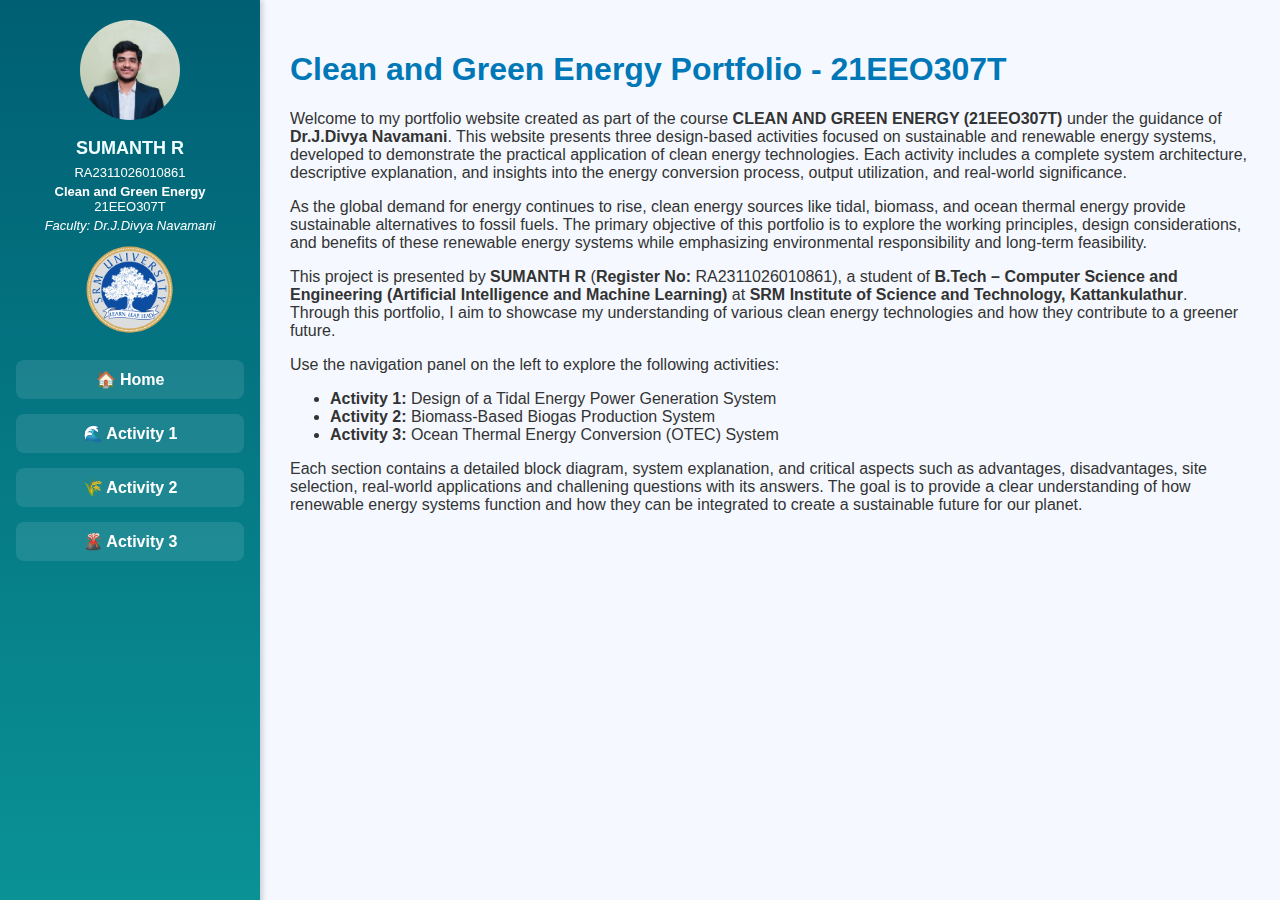
<file: index.html>
<!DOCTYPE html>
<html lang="en">
<head>
  <meta charset="UTF-8">
  <meta name="viewport" content="width=device-width, initial-scale=1.0">
  <title>Clean and Green Energy Portfolio | SUMANTH R</title>
  <link rel="stylesheet" href="style.css">
</head>
<body>
  <div class="sidebar">
    <img src="images/IMG_20250706_141733.jpg" alt="Sumanth">
    <h2 style="color: azure;">SUMANTH R</h2>
    <p>RA2311026010861</p>
    <p><strong>Clean and Green Energy</strong><br>21EEO307T</p>
    <p><em>Faculty: Dr.J.Divya Navamani</em></p>
    <img src="images/srm_logo.png" class="logo" alt="SRM Logo">
    <a href="index.html">🏠 Home</a>
    <a href="activity1.html">🌊 Activity 1</a>
    <a href="activity2.html">🌾 Activity 2</a>
    <a href="activity3.html">🌋 Activity 3</a>
  </div>

  <div class="content">
    <h1>Clean and Green Energy Portfolio - 21EEO307T</h1>
    <p>
        Welcome to my portfolio website created as part of the course <b>CLEAN AND GREEN ENERGY (21EEO307T)</b> under the guidance of <b>Dr.J.Divya Navamani</b>. This website presents three design-based activities focused on sustainable and renewable energy systems, developed to demonstrate the practical application of clean energy technologies. Each activity includes a complete system architecture, descriptive explanation, and insights into the energy conversion process, output utilization, and real-world significance.
        </p>
        
        <p>
        As the global demand for energy continues to rise, clean energy sources like tidal, biomass, and ocean thermal energy provide sustainable alternatives to fossil fuels. The primary objective of this portfolio is to explore the working principles, design considerations, and benefits of these renewable energy systems while emphasizing environmental responsibility and long-term feasibility.
        </p>
        
        <p>
        This project is presented by <b>SUMANTH R</b> (<b>Register No:</b> RA2311026010861), a student of <b>B.Tech – Computer Science and Engineering (Artificial Intelligence and Machine Learning)</b> at <b>SRM Institute of Science and Technology, Kattankulathur</b>. Through this portfolio, I aim to showcase my understanding of various clean energy technologies and how they contribute to a greener future.
        </p>
        
        <p>
        Use the navigation panel on the left to explore the following activities:
        </p>
        
        <ul>
          <li><b>Activity 1:</b> Design of a Tidal Energy Power Generation System</li>
          <li><b>Activity 2:</b> Biomass-Based Biogas Production System</li>
          <li><b>Activity 3:</b> Ocean Thermal Energy Conversion (OTEC) System</li>
        </ul>
        
        <p>
        Each section contains a detailed block diagram, system explanation, and critical aspects such as advantages, disadvantages, site selection, real-world applications and challening questions with its answers. The goal is to provide a clear understanding of how renewable energy systems function and how they can be integrated to create a sustainable future for our planet.
        </p>        
   
  </div>
</body>
</html>
</file>
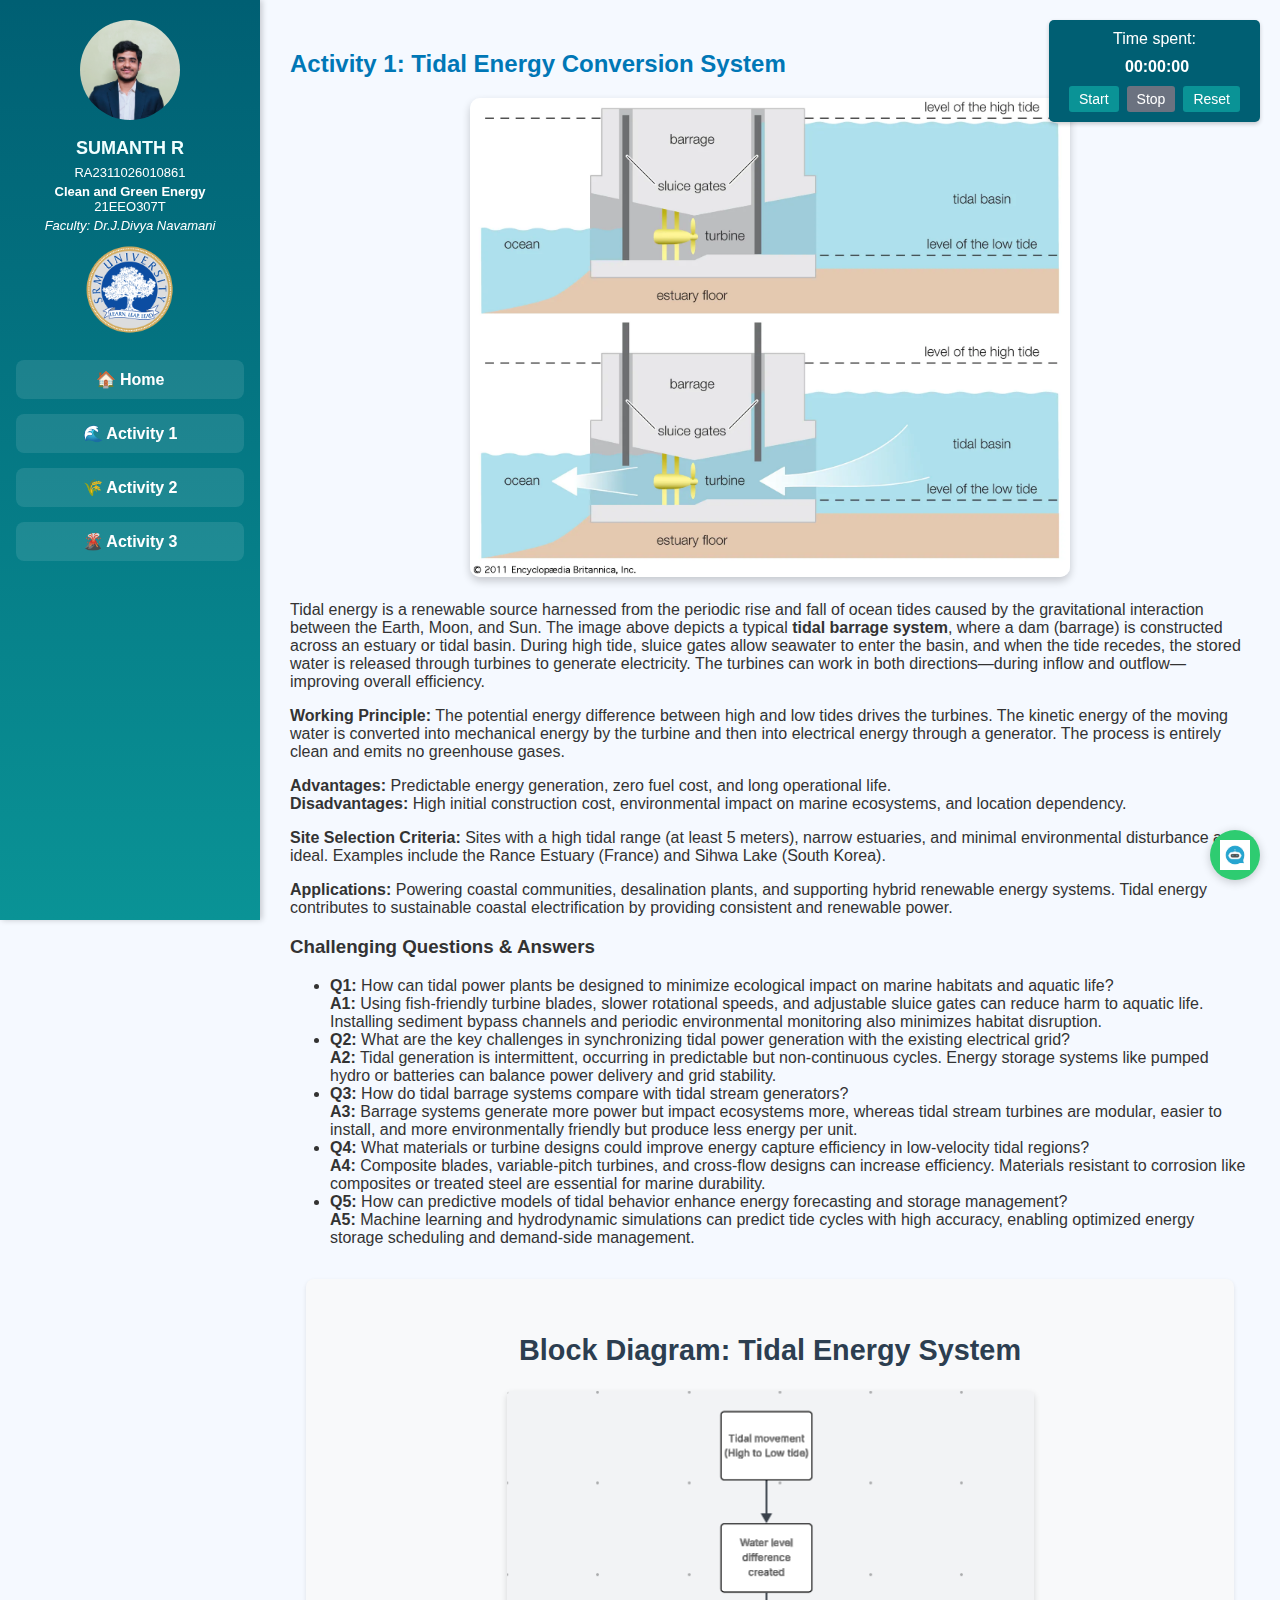
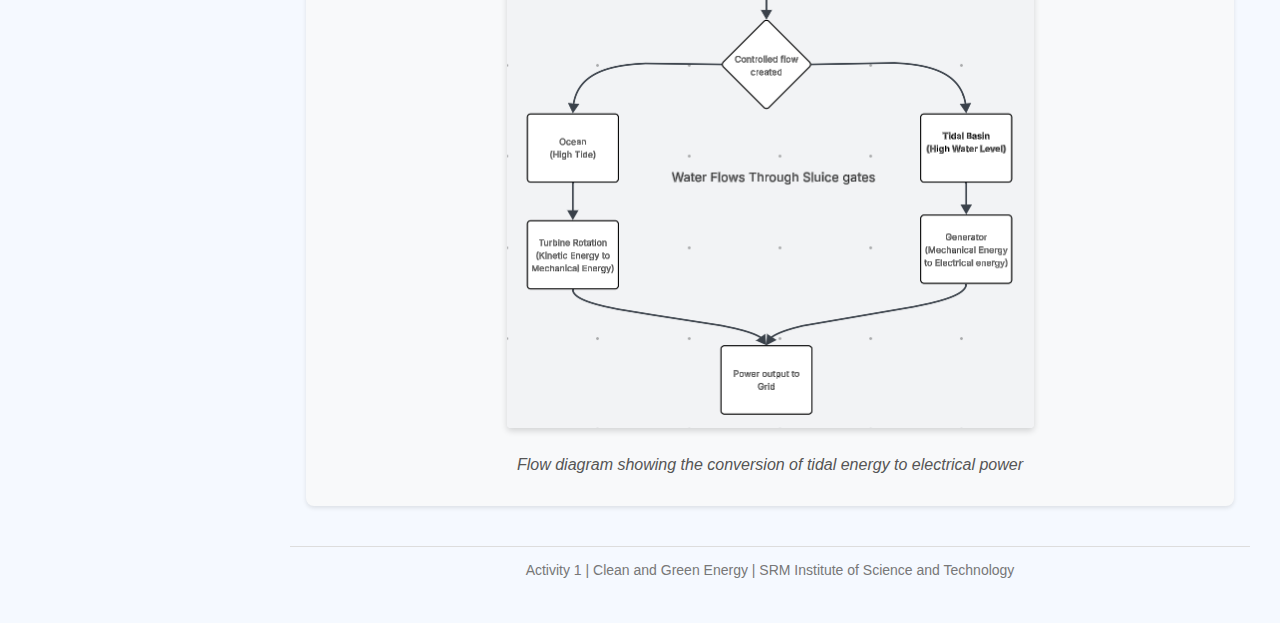
<file: activity1.html>
<!DOCTYPE html>
<html lang="en">
<head>
  <meta charset="UTF-8">
  <meta name="viewport" content="width=device-width, initial-scale=1.0">
  <title>Activity 1 - Tidal/Wave/Wind System</title>
  <link rel="stylesheet" href="style.css">
  <link rel="stylesheet" href="chatbot.css">
  <script src="timer.js"></script>
</head>
<body>
  <div class="sidebar">
    <img src="images/IMG_20250706_141733.jpg" alt="SUMANTH R">
    <h2 style="color: azure;">SUMANTH R</h2>
    <p>RA2311026010861</p>
    <p><strong>Clean and Green Energy</strong><br>21EEO307T</p>
    <p><em>Faculty: Dr.J.Divya Navamani</em></p>
    <img src="images/srm_logo.png" class="logo" alt="SRM Logo">
    <a href="index.html">🏠 Home</a>
    <a href="activity1.html">🌊 Activity 1</a>
    <a href="activity2.html">🌾 Activity 2</a>
    <a href="activity3.html">🌋 Activity 3</a>
  </div>

  <div class="timer">
    Time spent: <span id="timer">00:00:00</span>
    <div class="timer-controls">
      <button id="startTimer" class="timer-btn">Start</button>
      <button id="stopTimer" class="timer-btn">Stop</button>
      <button id="resetTimer" class="timer-btn">Reset</button>
    </div>
  </div>

  <div class="content">
    <h2>Activity 1: Tidal Energy Conversion System</h2>
    <div class="diagram">
      <img src="images/tidal_system.jpg" alt="Tidal or Wave Energy Diagram">
    </div>
    <p>
Tidal energy is a renewable source harnessed from the periodic rise and fall of ocean tides caused by the gravitational interaction between the Earth, Moon, and Sun. The image above depicts a typical <b>tidal barrage system</b>, where a dam (barrage) is constructed across an estuary or tidal basin. During high tide, sluice gates allow seawater to enter the basin, and when the tide recedes, the stored water is released through turbines to generate electricity. The turbines can work in both directions—during inflow and outflow—improving overall efficiency.
</p>

<p>
<b>Working Principle:</b> The potential energy difference between high and low tides drives the turbines. The kinetic energy of the moving water is converted into mechanical energy by the turbine and then into electrical energy through a generator. The process is entirely clean and emits no greenhouse gases.
</p>

<p>
<b>Advantages:</b> Predictable energy generation, zero fuel cost, and long operational life. <br>
<b>Disadvantages:</b> High initial construction cost, environmental impact on marine ecosystems, and location dependency.
</p>

<p>
<b>Site Selection Criteria:</b> Sites with a high tidal range (at least 5 meters), narrow estuaries, and minimal environmental disturbance are ideal. Examples include the Rance Estuary (France) and Sihwa Lake (South Korea).
</p>

<p>
<b>Applications:</b> Powering coastal communities, desalination plants, and supporting hybrid renewable energy systems. Tidal energy contributes to sustainable coastal electrification by providing consistent and renewable power.
</p>
<h3>Challenging Questions & Answers</h3>
<ul>
  <li>
    <b>Q1:</b> How can tidal power plants be designed to minimize ecological impact on marine habitats and aquatic life?<br>
    <b>A1:</b> Using fish-friendly turbine blades, slower rotational speeds, and adjustable sluice gates can reduce harm to aquatic life. Installing sediment bypass channels and periodic environmental monitoring also minimizes habitat disruption.
  </li>
  <li>
    <b>Q2:</b> What are the key challenges in synchronizing tidal power generation with the existing electrical grid?<br>
    <b>A2:</b> Tidal generation is intermittent, occurring in predictable but non-continuous cycles. Energy storage systems like pumped hydro or batteries can balance power delivery and grid stability.
  </li>
  <li>
    <b>Q3:</b> How do tidal barrage systems compare with tidal stream generators?<br>
    <b>A3:</b> Barrage systems generate more power but impact ecosystems more, whereas tidal stream turbines are modular, easier to install, and more environmentally friendly but produce less energy per unit.
  </li>
  <li>
    <b>Q4:</b> What materials or turbine designs could improve energy capture efficiency in low-velocity tidal regions?<br>
    <b>A4:</b> Composite blades, variable-pitch turbines, and cross-flow designs can increase efficiency. Materials resistant to corrosion like composites or treated steel are essential for marine durability.
  </li>
  <li>
    <b>Q5:</b> How can predictive models of tidal behavior enhance energy forecasting and storage management?<br>
    <b>A5:</b> Machine learning and hydrodynamic simulations can predict tide cycles with high accuracy, enabling optimized energy storage scheduling and demand-side management.
  </li>
</ul>

    <!-- Block Diagram Section -->
    <div class="block-diagram">
      <h2>Block Diagram: Tidal Energy System</h2>
      <figure>
        <img src="images/act1.png" alt="Block diagram of tidal energy conversion system">
        <figcaption>Flow diagram showing the conversion of tidal energy to electrical power</figcaption>
      </figure>
    </div>
    <footer>Activity 1 | Clean and Green Energy | SRM Institute of Science and Technology</footer>
  </div>
  <!-- Chatbot -->
  <div class="chat-wrapper">
    <div class="chat-bot-tooltip">Chat Assistant</div>
    <div class="chat-bot-icon">
      <img src="images/chat-icon.png" alt="Chat">
    </div>

    <div class="chat-container">
      <div class="chat-header">
        Activity 1 Assistant
      </div>
      <div class="chat-body">
        <!-- Messages will appear here -->
      </div>
      <div class="chat-input">
        <input type="text" placeholder="Type your question...">
        <button>Send</button>
      </div>
    </div>
  </div>

  <script src="chatbot_fixed.js"></script>
</body>
</html>
</file>
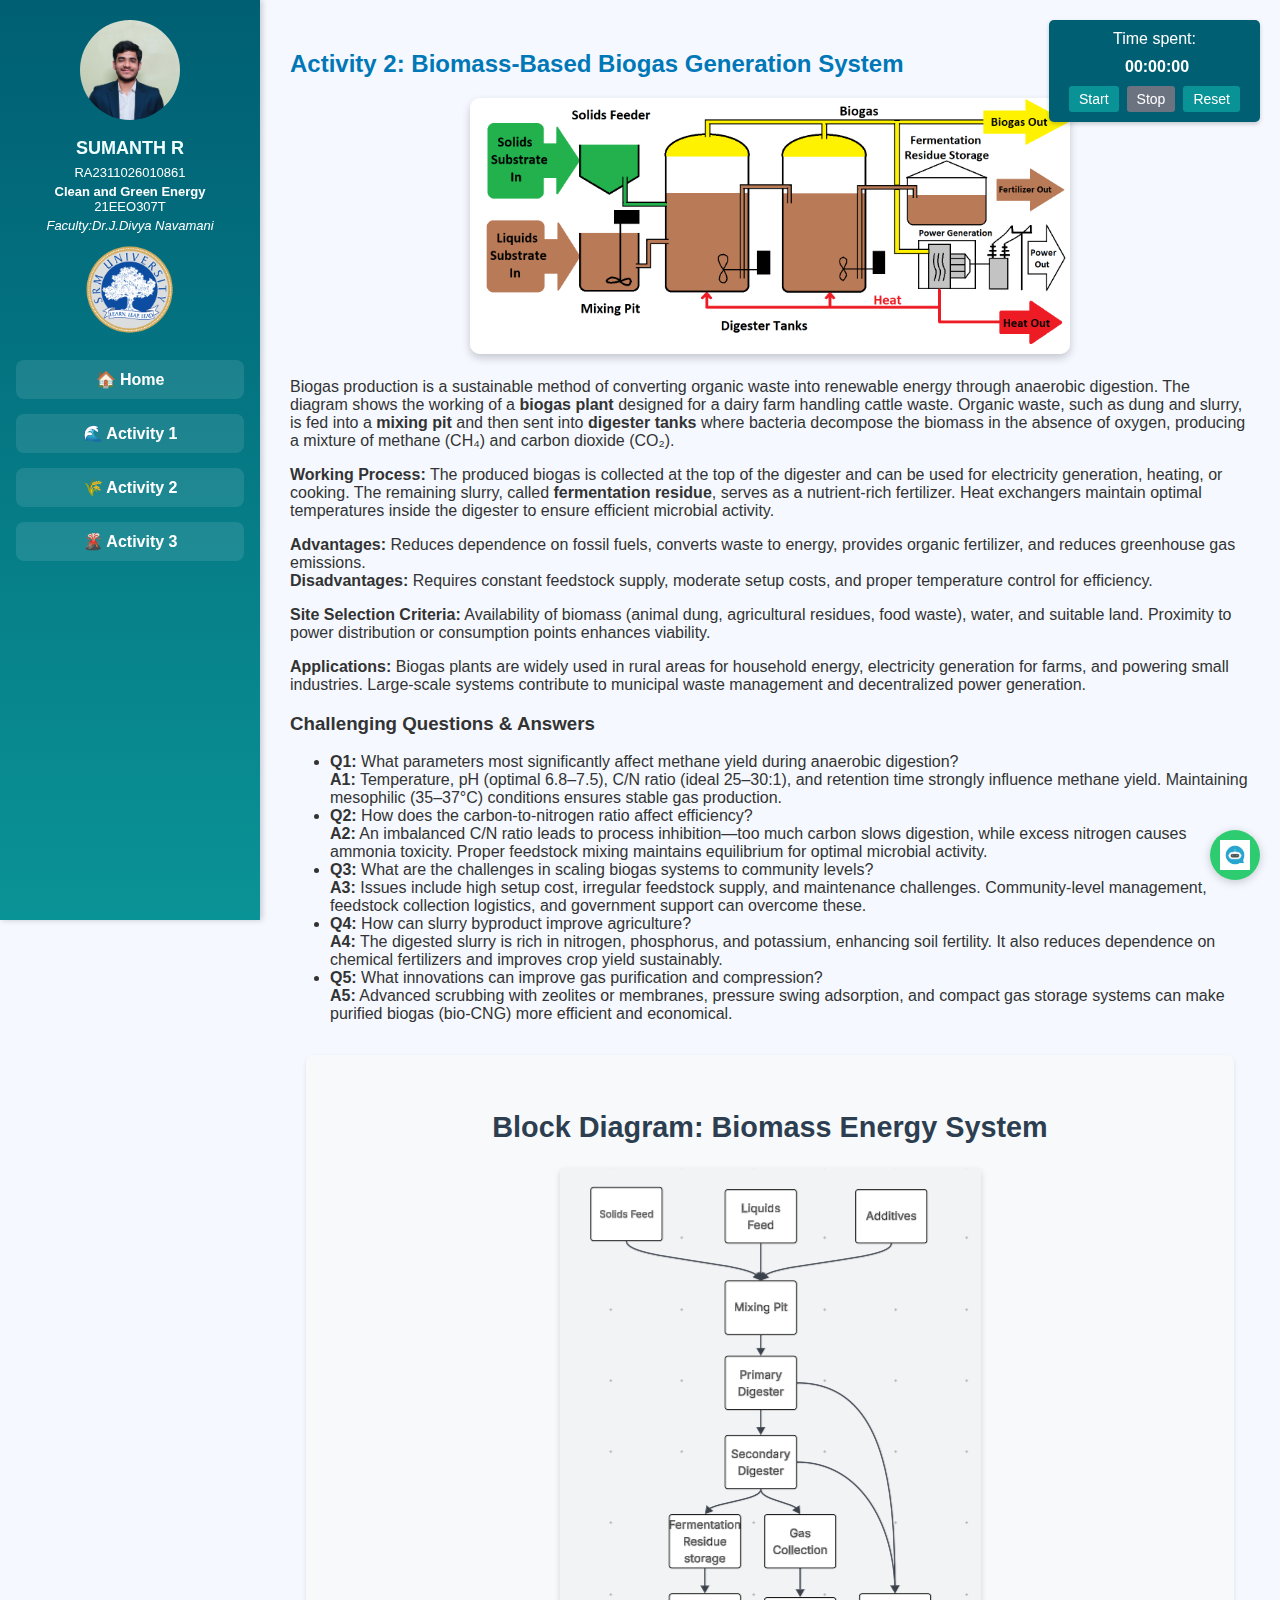
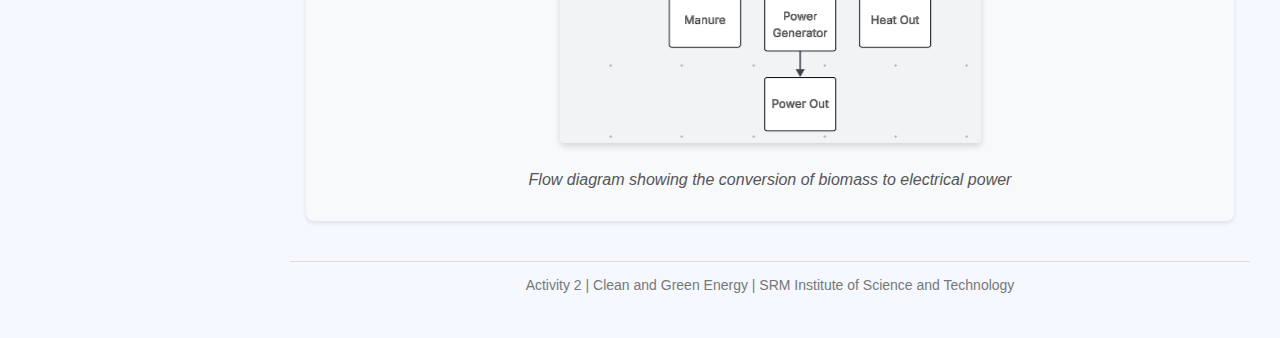
<file: activity2.html>
<!DOCTYPE html>
<html lang="en">
<head>
  <meta charset="UTF-8">
  <meta name="viewport" content="width=device-width, initial-scale=1.0">
  <title>Activity 2 - Biomass System</title>
  <link rel="stylesheet" href="style.css">
  <link rel="stylesheet" href="chatbot.css">
  <script src="timer.js"></script>
</head>
<body>
  <div class="sidebar">
    <img src="images/IMG_20250706_141733.jpg" alt="SUMANTH R">
    <h2 style="color: azure;">SUMANTH R</h2>
    <p>RA2311026010861</p>
    <p><strong>Clean and Green Energy</strong><br>21EEO307T</p>
    <p><em>Faculty:Dr.J.Divya Navamani</em></p>
    <img src="images/srm_logo.png" class="logo" alt="SRM Logo">
    <a href="index.html">🏠 Home</a>
    <a href="activity1.html">🌊 Activity 1</a>
    <a href="activity2.html">🌾 Activity 2</a>
    <a href="activity3.html">🌋 Activity 3</a>
  </div>

  <div class="timer">
    Time spent: <span id="timer">00:00:00</span>
    <div class="timer-controls">
      <button id="startTimer" class="timer-btn">Start</button>
      <button id="stopTimer" class="timer-btn">Stop</button>
      <button id="resetTimer" class="timer-btn">Reset</button>
    </div>
  </div>

  <div class="content">
    <h2>Activity 2: Biomass-Based Biogas Generation System</h2>
    <div class="diagram">
      <img src="images/biomass_system.jpg" alt="Biogas System Diagram">
    </div>
    <p>
        Biogas production is a sustainable method of converting organic waste into renewable energy through anaerobic digestion. The diagram shows the working of a <b>biogas plant</b> designed for a dairy farm handling cattle waste. Organic waste, such as dung and slurry, is fed into a <b>mixing pit</b> and then sent into <b>digester tanks</b> where bacteria decompose the biomass in the absence of oxygen, producing a mixture of methane (CH₄) and carbon dioxide (CO₂).
    </p>
        
    <p>
        <b>Working Process:</b> The produced biogas is collected at the top of the digester and can be used for electricity generation, heating, or cooking. The remaining slurry, called <b>fermentation residue</b>, serves as a nutrient-rich fertilizer. Heat exchangers maintain optimal temperatures inside the digester to ensure efficient microbial activity.
    </p>
        
    <p>
        <b>Advantages:</b> Reduces dependence on fossil fuels, converts waste to energy, provides organic fertilizer, and reduces greenhouse gas emissions. <br>
        <b>Disadvantages:</b> Requires constant feedstock supply, moderate setup costs, and proper temperature control for efficiency.
    </p>
        
    <p>
        <b>Site Selection Criteria:</b> Availability of biomass (animal dung, agricultural residues, food waste), water, and suitable land. Proximity to power distribution or consumption points enhances viability.
    </p>
        
    <p>
        <b>Applications:</b> Biogas plants are widely used in rural areas for household energy, electricity generation for farms, and powering small industries. Large-scale systems contribute to municipal waste management and decentralized power generation.
    </p>
    <h3>Challenging Questions & Answers</h3>
<ul>
  <li>
    <b>Q1:</b> What parameters most significantly affect methane yield during anaerobic digestion?<br>
    <b>A1:</b> Temperature, pH (optimal 6.8–7.5), C/N ratio (ideal 25–30:1), and retention time strongly influence methane yield. Maintaining mesophilic (35–37°C) conditions ensures stable gas production.
  </li>
  <li>
    <b>Q2:</b> How does the carbon-to-nitrogen ratio affect efficiency?<br>
    <b>A2:</b> An imbalanced C/N ratio leads to process inhibition—too much carbon slows digestion, while excess nitrogen causes ammonia toxicity. Proper feedstock mixing maintains equilibrium for optimal microbial activity.
  </li>
  <li>
    <b>Q3:</b> What are the challenges in scaling biogas systems to community levels?<br>
    <b>A3:</b> Issues include high setup cost, irregular feedstock supply, and maintenance challenges. Community-level management, feedstock collection logistics, and government support can overcome these.
  </li>
  <li>
    <b>Q4:</b> How can slurry byproduct improve agriculture?<br>
    <b>A4:</b> The digested slurry is rich in nitrogen, phosphorus, and potassium, enhancing soil fertility. It also reduces dependence on chemical fertilizers and improves crop yield sustainably.
  </li>
  <li>
    <b>Q5:</b> What innovations can improve gas purification and compression?<br>
    <b>A5:</b> Advanced scrubbing with zeolites or membranes, pressure swing adsorption, and compact gas storage systems can make purified biogas (bio-CNG) more efficient and economical.
  </li>
</ul>
         
    <!-- Block Diagram Section -->
    <div class="block-diagram">
      <h2>Block Diagram: Biomass Energy System</h2>
      <figure>
        <img src="images/act2.png" alt="Block diagram of biomass energy conversion system">
        <figcaption>Flow diagram showing the conversion of biomass to electrical power</figcaption>
      </figure>
    </div>
    <footer>Activity 2 | Clean and Green Energy | SRM Institute of Science and Technology</footer>
  </div>
  <!-- Chatbot -->
  <div class="chat-wrapper">
    <div class="chat-bot-tooltip">Chat Assistant</div>
    <div class="chat-bot-icon">
      <img src="images/chat-icon.png" alt="Chat">
    </div>

    <div class="chat-container">
      <div class="chat-header">
        Activity 2 Assistant
      </div>
      <div class="chat-body">
        <!-- Messages will appear here -->
      </div>
      <div class="chat-input">
        <input type="text" placeholder="Type your question...">
        <button>Send</button>
      </div>
    </div>
  </div>

  <script src="chatbot_fixed.js"></script>
</body>
</html>
</file>
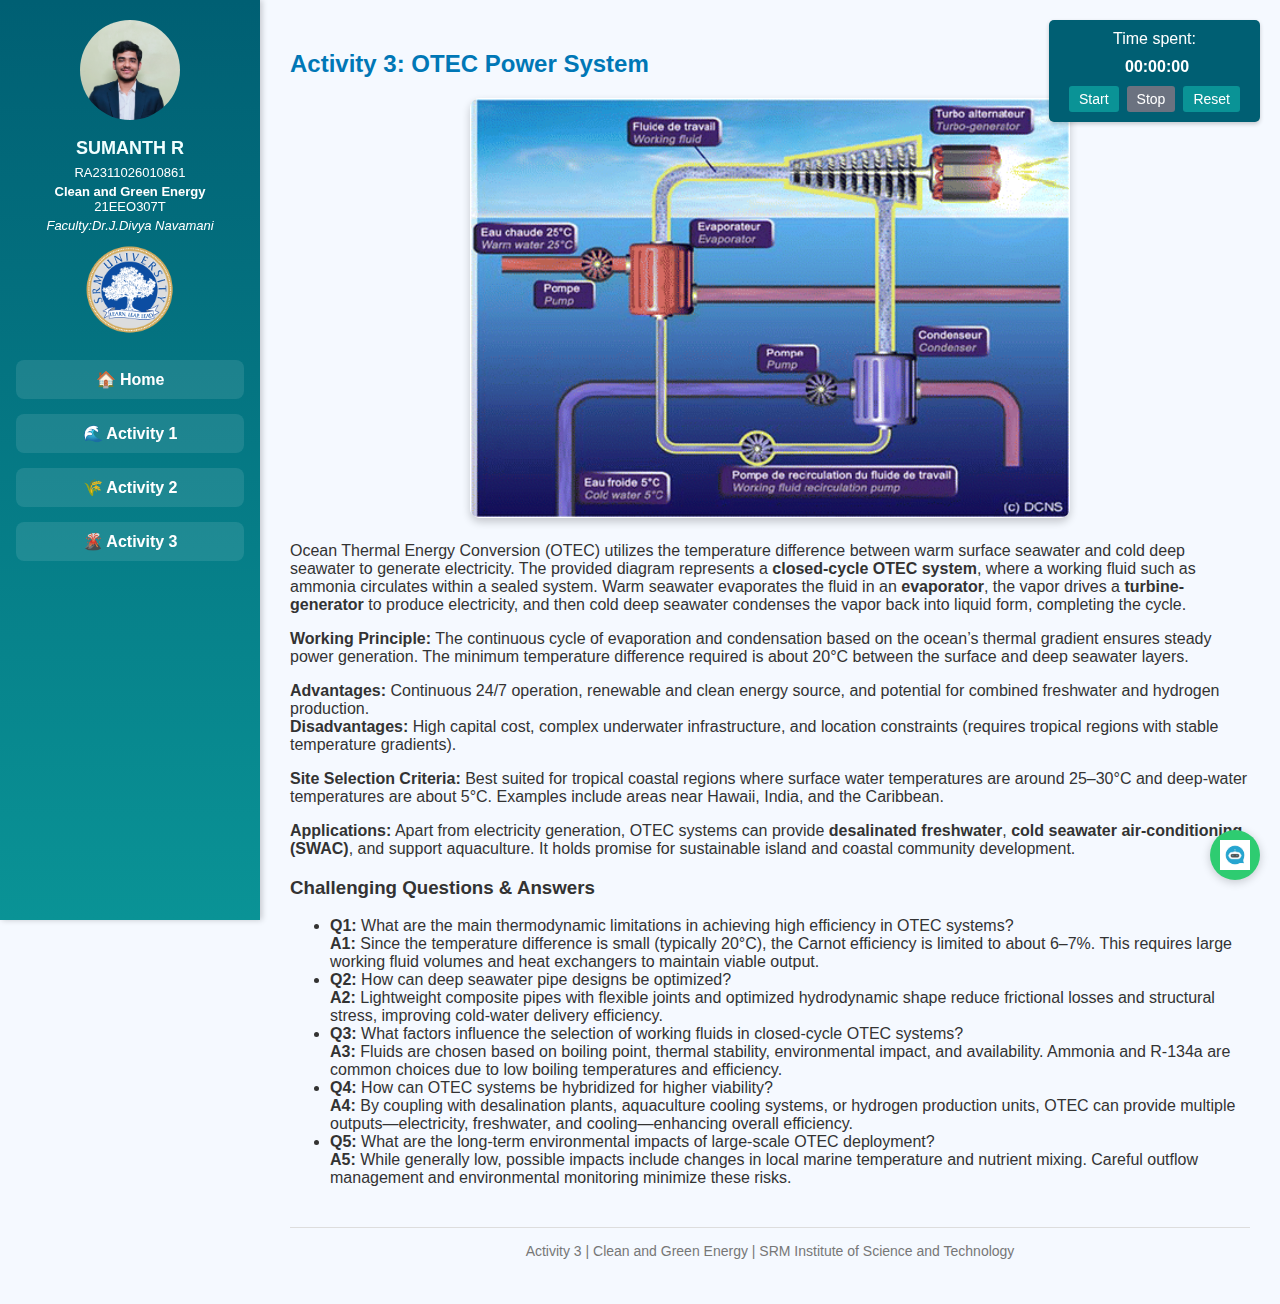
<file: activity3.html>
<!DOCTYPE html>
<html lang="en">
<head>
  <meta charset="UTF-8">
  <meta name="viewport" content="width=device-width, initial-scale=1.0">
  <title>Activity 3 - Geothermal System</title>
  <link rel="stylesheet" href="style.css">
  <link rel="stylesheet" href="chatbot.css">
  <script src="timer.js"></script>
</head>
<body>
  <div class="sidebar">
    <img src="images/IMG_20250706_141733.jpg" alt="SUMANTH R">
    <h2 style="color: azure;">SUMANTH R</h2>
    <p>RA2311026010861</p>
    <p><strong>Clean and Green Energy</strong><br>21EEO307T</p>
    <p><em>Faculty:Dr.J.Divya Navamani</em></p>
    <img src="images/srm_logo.png" class="logo" alt="SRM Logo">
    <a href="index.html">🏠 Home</a>
    <a href="activity1.html">🌊 Activity 1</a>
    <a href="activity2.html">🌾 Activity 2</a>
    <a href="activity3.html">🌋 Activity 3</a>
  </div>

  <div class="timer">
    Time spent: <span id="timer">00:00:00</span>
    <div class="timer-controls">
      <button id="startTimer" class="timer-btn">Start</button>
      <button id="stopTimer" class="timer-btn">Stop</button>
      <button id="resetTimer" class="timer-btn">Reset</button>
    </div>
  </div>

  <div class="content">
    <h2>Activity 3: OTEC Power System</h2>
    <div class="diagram">
      <img src="images/otec_system.jpg" alt="Geothermal or OTEC Diagram">
    </div>
    <p>
        Ocean Thermal Energy Conversion (OTEC) utilizes the temperature difference between warm surface seawater and cold deep seawater to generate electricity. The provided diagram represents a <b>closed-cycle OTEC system</b>, where a working fluid such as ammonia circulates within a sealed system. Warm seawater evaporates the fluid in an <b>evaporator</b>, the vapor drives a <b>turbine-generator</b> to produce electricity, and then cold deep seawater condenses the vapor back into liquid form, completing the cycle.
    </p>
        
        <p>
        <b>Working Principle:</b> The continuous cycle of evaporation and condensation based on the ocean’s thermal gradient ensures steady power generation. The minimum temperature difference required is about 20°C between the surface and deep seawater layers.
        </p>
        
        <p>
        <b>Advantages:</b> Continuous 24/7 operation, renewable and clean energy source, and potential for combined freshwater and hydrogen production. <br>
        <b>Disadvantages:</b> High capital cost, complex underwater infrastructure, and location constraints (requires tropical regions with stable temperature gradients).
        </p>
        
        <p>
        <b>Site Selection Criteria:</b> Best suited for tropical coastal regions where surface water temperatures are around 25–30°C and deep-water temperatures are about 5°C. Examples include areas near Hawaii, India, and the Caribbean.
        </p>
        
        <p>
        <b>Applications:</b> Apart from electricity generation, OTEC systems can provide <b>desalinated freshwater</b>, <b>cold seawater air-conditioning (SWAC)</b>, and support aquaculture. It holds promise for sustainable island and coastal community development.
        </p>
        <h3>Challenging Questions & Answers</h3>
    <ul>
        <li>
          <b>Q1:</b> What are the main thermodynamic limitations in achieving high efficiency in OTEC systems?<br>
          <b>A1:</b> Since the temperature difference is small (typically 20°C), the Carnot efficiency is limited to about 6–7%. This requires large working fluid volumes and heat exchangers to maintain viable output.
        </li>
        <li>
          <b>Q2:</b> How can deep seawater pipe designs be optimized?<br>
          <b>A2:</b> Lightweight composite pipes with flexible joints and optimized hydrodynamic shape reduce frictional losses and structural stress, improving cold-water delivery efficiency.
        </li>
        <li>
          <b>Q3:</b> What factors influence the selection of working fluids in closed-cycle OTEC systems?<br>
          <b>A3:</b> Fluids are chosen based on boiling point, thermal stability, environmental impact, and availability. Ammonia and R-134a are common choices due to low boiling temperatures and efficiency.
        </li>
        <li>
          <b>Q4:</b> How can OTEC systems be hybridized for higher viability?<br>
          <b>A4:</b> By coupling with desalination plants, aquaculture cooling systems, or hydrogen production units, OTEC can provide multiple outputs—electricity, freshwater, and cooling—enhancing overall efficiency.
        </li>
        <li>
          <b>Q5:</b> What are the long-term environmental impacts of large-scale OTEC deployment?<br>
          <b>A5:</b> While generally low, possible impacts include changes in local marine temperature and nutrient mixing. Careful outflow management and environmental monitoring minimize these risks.
        </li>
      </ul>  
        
    <footer>Activity 3 | Clean and Green Energy | SRM Institute of Science and Technology</footer>
  </div>
  <!-- Chatbot -->
  <div class="chat-wrapper">
    <div class="chat-bot-tooltip">Chat Assistant</div>
    <div class="chat-bot-icon">
      <img src="images/chat-icon.png" alt="Chat">
    </div>

    <div class="chat-container">
      <div class="chat-header">
        Activity 3 Assistant
      </div>
      <div class="chat-body">
        <!-- Messages will appear here -->
      </div>
      <div class="chat-input">
        <input type="text" placeholder="Type your question...">
        <button>Send</button>
      </div>
    </div>
  </div>

  <script src="chatbot_fixed.js"></script>
</body>
</html>
</file>
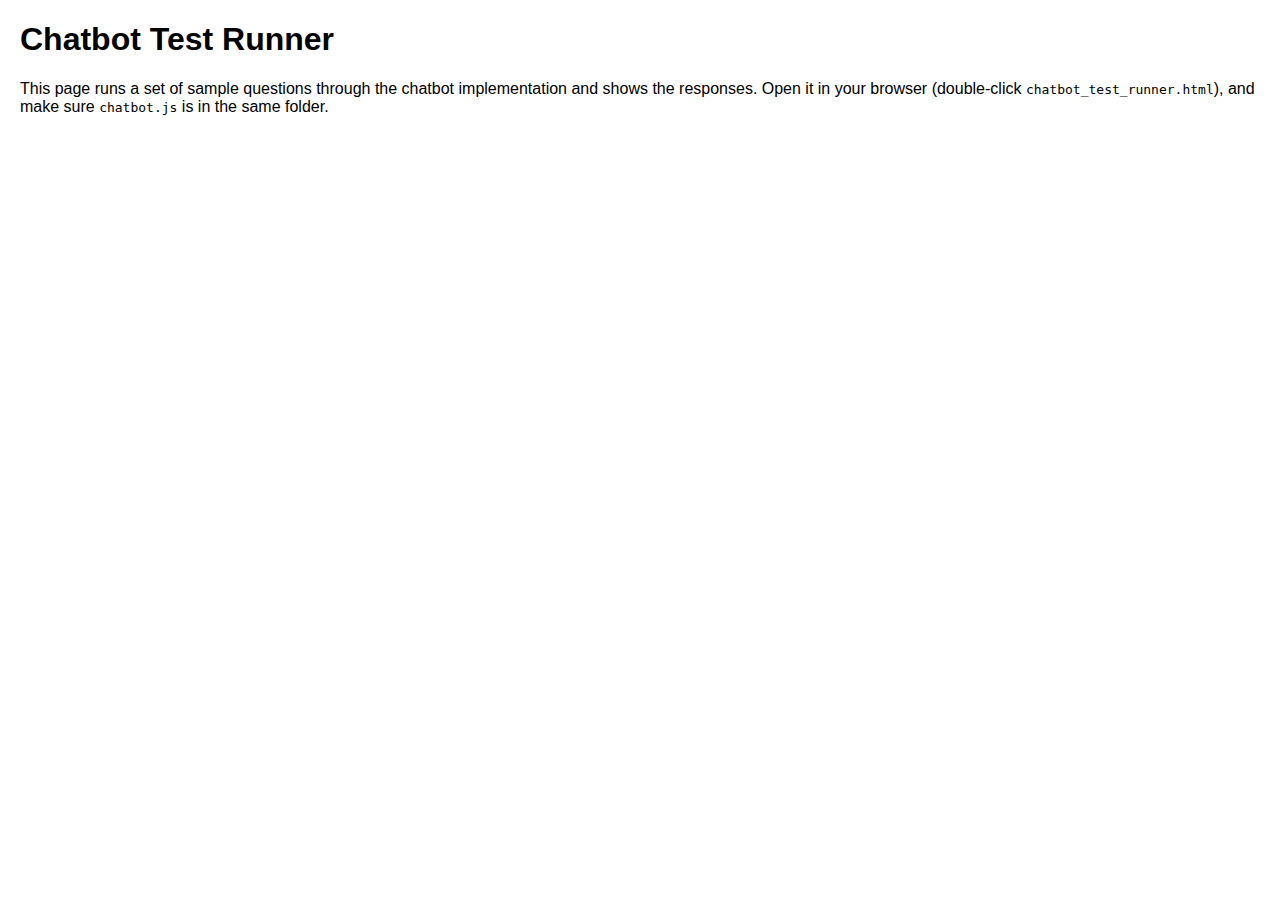
<file: chatbot_test_runner.html>
<!doctype html>
<html>
<head>
  <meta charset="utf-8">
  <title>Chatbot Test Runner</title>
  <style>
    body { font-family: Arial, sans-serif; margin: 20px; }
    pre { background:#f4f4f4; padding:10px }
    .ok { color: green }
    .warn { color: orange }
  </style>
</head>
<body>
  <h1>Chatbot Test Runner</h1>
  <p>This page runs a set of sample questions through the chatbot implementation and shows the responses. Open it in your browser (double-click <code>chatbot_test_runner.html</code>), and make sure <code>chatbot.js</code> is in the same folder.</p>

  <div id="results"></div>

  <script src="chatbot.js"></script>
  <script>
    // Wait a moment for DOM wiring inside chatbot.js
    setTimeout(() => {
      const bot = new SimpleBot();
      const resultsEl = document.getElementById('results');

      const tests = {
        activity1: [
          // Basic concepts
          'What is tidal energy?',
          'How does tidal energy work?',
          'What causes tides?',
          // Technical details
          'What is a tidal fence?',
          'What is a bulb turbine?',
          'What is a Kaplan turbine?',
          // Environmental and practical aspects
          'What are the environmental impacts of tidal energy?',
          'How to maintain tidal turbines?',
          'What is tidal range?',
          // Advanced concepts
          'What is spring tide?',
          'What is neap tide?',
          'What are tidal arrays?'
        ],
        activity2: [
          // Basic concepts
          'What is biomass energy?',
          'How does biomass energy work?',
          'What is the carbon cycle in biomass?',
          // Technical processes
          'What is gasification?',
          'What is torrefaction?',
          'What is pyrolysis?',
          // Practical aspects
          'What is biomass preprocessing?',
          'How are pellets produced?',
          'What is LHV and HHV?',
          // Advanced applications
          'What is biochemical conversion?',
          'How is syngas used?',
          'What is biochar used for?'
        ],
        activity3: [
          // Basic concepts
          'What is geothermal energy?',
          'How does geothermal power work?',
          'What is the geothermal gradient?',
          // Technical systems
          'What is binary cycle power plant?',
          'What is EGS?',
          'What are geothermal heat exchangers?',
          // Operational aspects
          'What is scaling and corrosion?',
          'What is reinjection?',
          'What is induced seismicity?',
          // Applications
          'What is district heating?',
          'What are exploration methods?',
          'What is cascaded use?'
        ]
      };

      for (let activity in tests) {
        const h = document.createElement('h2');
        h.textContent = activity;
        resultsEl.appendChild(h);

        for (let q of tests[activity]) {
          const qEl = document.createElement('div');
          qEl.innerHTML = `<strong>Q:</strong> ${q}`;
          resultsEl.appendChild(qEl);

          const a = bot.getResponse(q, activity);
          const aEl = document.createElement('div');
          aEl.innerHTML = `<strong>A:</strong> ${a}`;
          aEl.style.marginBottom = '1em';
          resultsEl.appendChild(aEl);
        }
      }

      const done = document.createElement('p');
      done.innerHTML = '<em>Manual verification: compare answers above to expected answers in <code>chatbot_test_questions.md</code>.</em>';
      resultsEl.appendChild(done);
    }, 300);
  </script>
</body>
</html>
</file>
<file: style.css>
body {
  margin: 0;
  font-family: 'Segoe UI', Tahoma, Geneva, Verdana, sans-serif;
  background-color: #f5f9ff;
  color: #333;
  display: flex;
}

.sidebar {
  width: 260px;
  background: linear-gradient(180deg, #005f73, #0a9396);
  color: white;
  height: 100vh;
  position: fixed;
  display: flex;
  flex-direction: column;
  align-items: center;
  padding-top: 20px;
  box-shadow: 2px 0 6px rgba(0, 0, 0, 0.2);
}

.sidebar img {
  width: 100px;
  height: 100px;
  border-radius: 50%;
  object-fit: cover;
  margin-bottom: 10px;
}

.sidebar .logo {
  width: 90px;
  height: auto;
  margin-top: 10px;
}

.sidebar h2 {
  font-size: 18px;
  margin: 8px 0 4px 0;
  text-align: center;
}

.sidebar p {
  font-size: 13px;
  margin: 2px 20px;
  text-align: center;
}

.timer {
  position: fixed;
  top: 20px;
  right: 20px;
  background-color: #005f73;
  color: white;
  padding: 10px 20px;
  border-radius: 5px;
  box-shadow: 0 2px 4px rgba(0, 0, 0, 0.2);
  font-size: 16px;
  z-index: 1000;
  display: flex;
  flex-direction: column;
  align-items: center;
  gap: 10px;
}

.timer span {
  font-weight: bold;
  margin-left: 5px;
}

.timer-controls {
  display: flex;
  gap: 8px;
}

.timer-btn {
  background-color: #0a9396;
  color: white;
  border: none;
  padding: 5px 10px;
  border-radius: 3px;
  cursor: pointer;
  font-size: 14px;
  transition: background-color 0.2s;
}

.timer-btn:hover {
  background-color: #94d2bd;
}

.timer-btn:disabled {
  background-color: #6b7280;
  cursor: not-allowed;
}

.sidebar a {
  margin-top: 15px;
  text-decoration: none;
  color: white;
  font-weight: bold;
  width: 80%;
  text-align: center;
  padding: 10px;
  border-radius: 8px;
  transition: background 0.3s;
  background: rgba(255, 255, 255, 0.1);
}

.sidebar a:hover {
  background: rgba(255, 255, 255, 0.3);
}

.content {
  margin-left: 260px;
  padding: 30px;
  flex: 1;
}

h1, h2 {
  color: #0077b6;
}

.diagram {
  text-align: center;
  margin: 20px 0;
}

.diagram img {
  width: 80%;
  max-width: 600px;
  border-radius: 10px;
  box-shadow: 0 4px 8px rgba(0, 0, 0, 0.2);
}

footer {
  text-align: center;
  padding: 15px;
  margin-top: 40px;
  font-size: 14px;
  color: #777;
  border-top: 1px solid #ddd;
}

/* Block Diagram Styles */
.block-diagram {
  margin: 2rem auto;
  padding: 2rem;
  background-color: #f8f9fa;
  border-radius: 8px;
  box-shadow: 0 2px 4px rgba(0,0,0,0.1);
  max-width: 90%;
}

.block-diagram h2 {
  color: #2c3e50;
  text-align: center;
  margin-bottom: 1.5rem;
  font-size: 1.8rem;
}

.block-diagram figure {
  margin: 0;
  text-align: center;
}

.block-diagram img {
  max-width: 100%;
  height: auto;
  border-radius: 4px;
  box-shadow: 0 3px 6px rgba(0,0,0,0.15);
  margin-bottom: 1rem;
}

.block-diagram figcaption {
  color: #555;
  font-style: italic;
  text-align: center;
  margin-top: 0.5rem;
}
</file>
<file: chatbot.css>
/* Chatbot styles: wrapper + icon + tooltip + container */
.chat-wrapper {
    position: fixed;
    bottom: 20px;
    right: 20px;
    z-index: 1000;
    display: flex;
    align-items: flex-end;
    gap: 10px;
}

.chat-bot-icon {
    width: 50px;
    height: 50px;
    border-radius: 50%;
    background: #2ecc71;
    cursor: pointer;
    box-shadow: 0 2px 10px rgba(0,0,0,0.2);
    display: flex;
    align-items: center;
    justify-content: center;
}

.chat-bot-icon:hover {
    background: #27ae60;
}

.chat-bot-icon img {
    width: 30px;
    height: 30px;
}

.chat-bot-tooltip {
    position: relative;
    bottom: 60px;
    right: 0;
    background: rgba(0,0,0,0.8);
    color: white;
    padding: 6px 10px;
    border-radius: 6px;
    font-size: 13px;
    white-space: nowrap;
    opacity: 0;
    transform: translateY(6px);
    transition: opacity 120ms ease, transform 120ms ease;
    pointer-events: none;
}

.chat-wrapper:hover .chat-bot-tooltip {
    opacity: 1;
    transform: translateY(0);
}

.chat-container {
    width: 320px;
    height: 420px;
    background: white;
    border-radius: 10px;
    box-shadow: 0 2px 10px rgba(0,0,0,0.2);
    display: none; /* hidden by default, shown on hover or when pinned */
    flex-direction: column;
}

.chat-wrapper:hover .chat-container,
.chat-wrapper.pinned .chat-container {
    display: flex;
}

.chat-header {
    padding: 12px 15px;
    background: #2ecc71;
    color: white;
    border-radius: 10px 10px 0 0;
}

.chat-body {
    flex: 1;
    padding: 12px;
    overflow-y: auto;
}

.chat-input {
    padding: 12px;
    border-top: 1px solid #eee;
    display: flex;
}

.chat-input input {
    flex: 1;
    padding: 8px;
    border: 1px solid #ddd;
    border-radius: 4px;
    margin-right: 10px;
}

.chat-input button {
    padding: 8px 12px;
    background: #2ecc71;
    border: none;
    border-radius: 4px;
    color: white;
    cursor: pointer;
}

.chat-input button:hover {
    background: #27ae60;
}

.message {
    margin-bottom: 10px;
    padding: 8px 12px;
    border-radius: 15px;
    max-width: 80%;
}

.user-message {
    background: #e8f5e9;
    margin-left: auto;
    border-radius: 15px 15px 0 15px;
}

.bot-message {
    background: #f5f5f5;
    margin-right: auto;
    border-radius: 15px 15px 15px 0;
}
</file>
